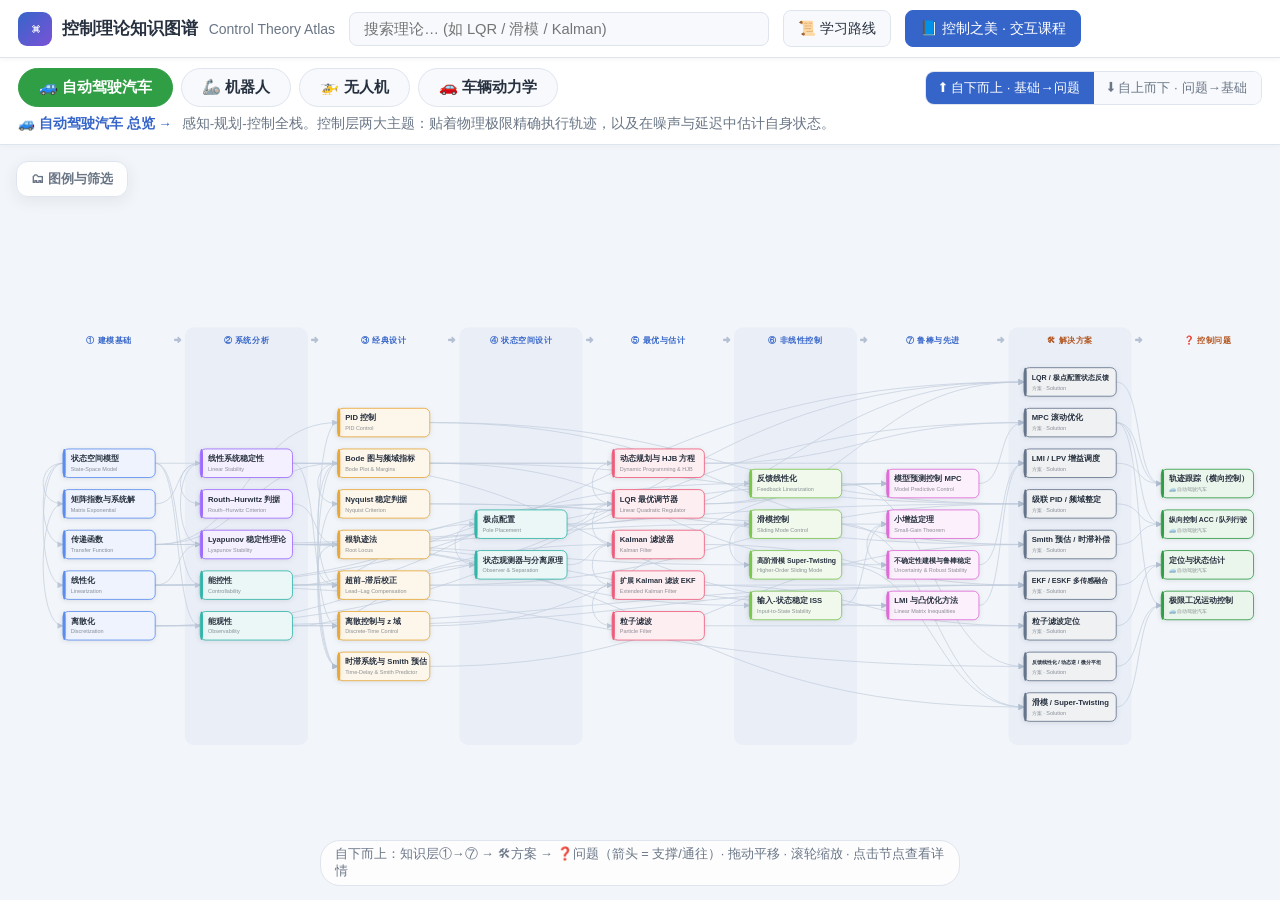
<file: index.html>
<!DOCTYPE html>
<html lang="zh-CN">
<head>
<meta charset="UTF-8">
<meta name="viewport" content="width=device-width, initial-scale=1.0">
<title>控制理论知识图谱 · Control Theory Atlas</title>
<link rel="stylesheet" href="assets/katex/katex.min.css">
<link rel="stylesheet" href="css/style.css">
</head>
<body>
<header id="topbar">
  <div class="brand" id="brand-home" title="回到图谱">
    <span class="brand-mark">⌘</span>
    <span class="brand-text">控制理论知识图谱 <small>Control Theory Atlas</small></span>
  </div>
  <input id="search" type="text" placeholder="搜索理论… (如 LQR / 滑模 / Kalman)" autocomplete="off">
  <div id="search-results"></div>
  <button id="btn-path" title="按推荐顺序学习">📜 学习路线</button>
  <a id="btn-course" href="course.html" title="基于《控制之美》卷1·卷2的交互式课程">📘 控制之美 · 交互课程</a>
</header>

<main id="main">
  <!-- 图谱视图：四个方向页签 + 排序切换 -->
  <section id="graph-view">
    <div id="graph-tabs"></div>
    <div id="graph-stage">
      <svg id="graph-svg"></svg>
      <aside id="legend"></aside>
      <div id="graph-hint"></div>
    </div>
  </section>

  <!-- 详情视图 -->
  <section id="detail-view" hidden>
    <article id="detail-article"></article>
  </section>

  <!-- 学习路线视图 -->
  <section id="path-view" hidden>
    <div id="path-list"></div>
  </section>

</main>

<script src="assets/katex/katex.min.js"></script>
<script src="assets/katex/contrib/auto-render.min.js"></script>
<script src="data/nodes.js"></script>
<script src="data/problems.js"></script>
<script src="data/content/math.js"></script>
<script src="data/content/stability.js"></script>
<script src="data/content/structure.js"></script>
<script src="data/content/classical.js"></script>
<script src="data/content/optimal.js"></script>
<script src="data/content/nonlinear.js"></script>
<script src="data/content/advanced.js"></script>
<script src="data/content/extras.js"></script>
<script src="data/content/extras2.js"></script>
<script src="js/sim-engine.js"></script>
<script src="js/sims.js"></script>
<script src="js/graph.js"></script>
<script src="js/app.js"></script>
</body>
</html>
</file>
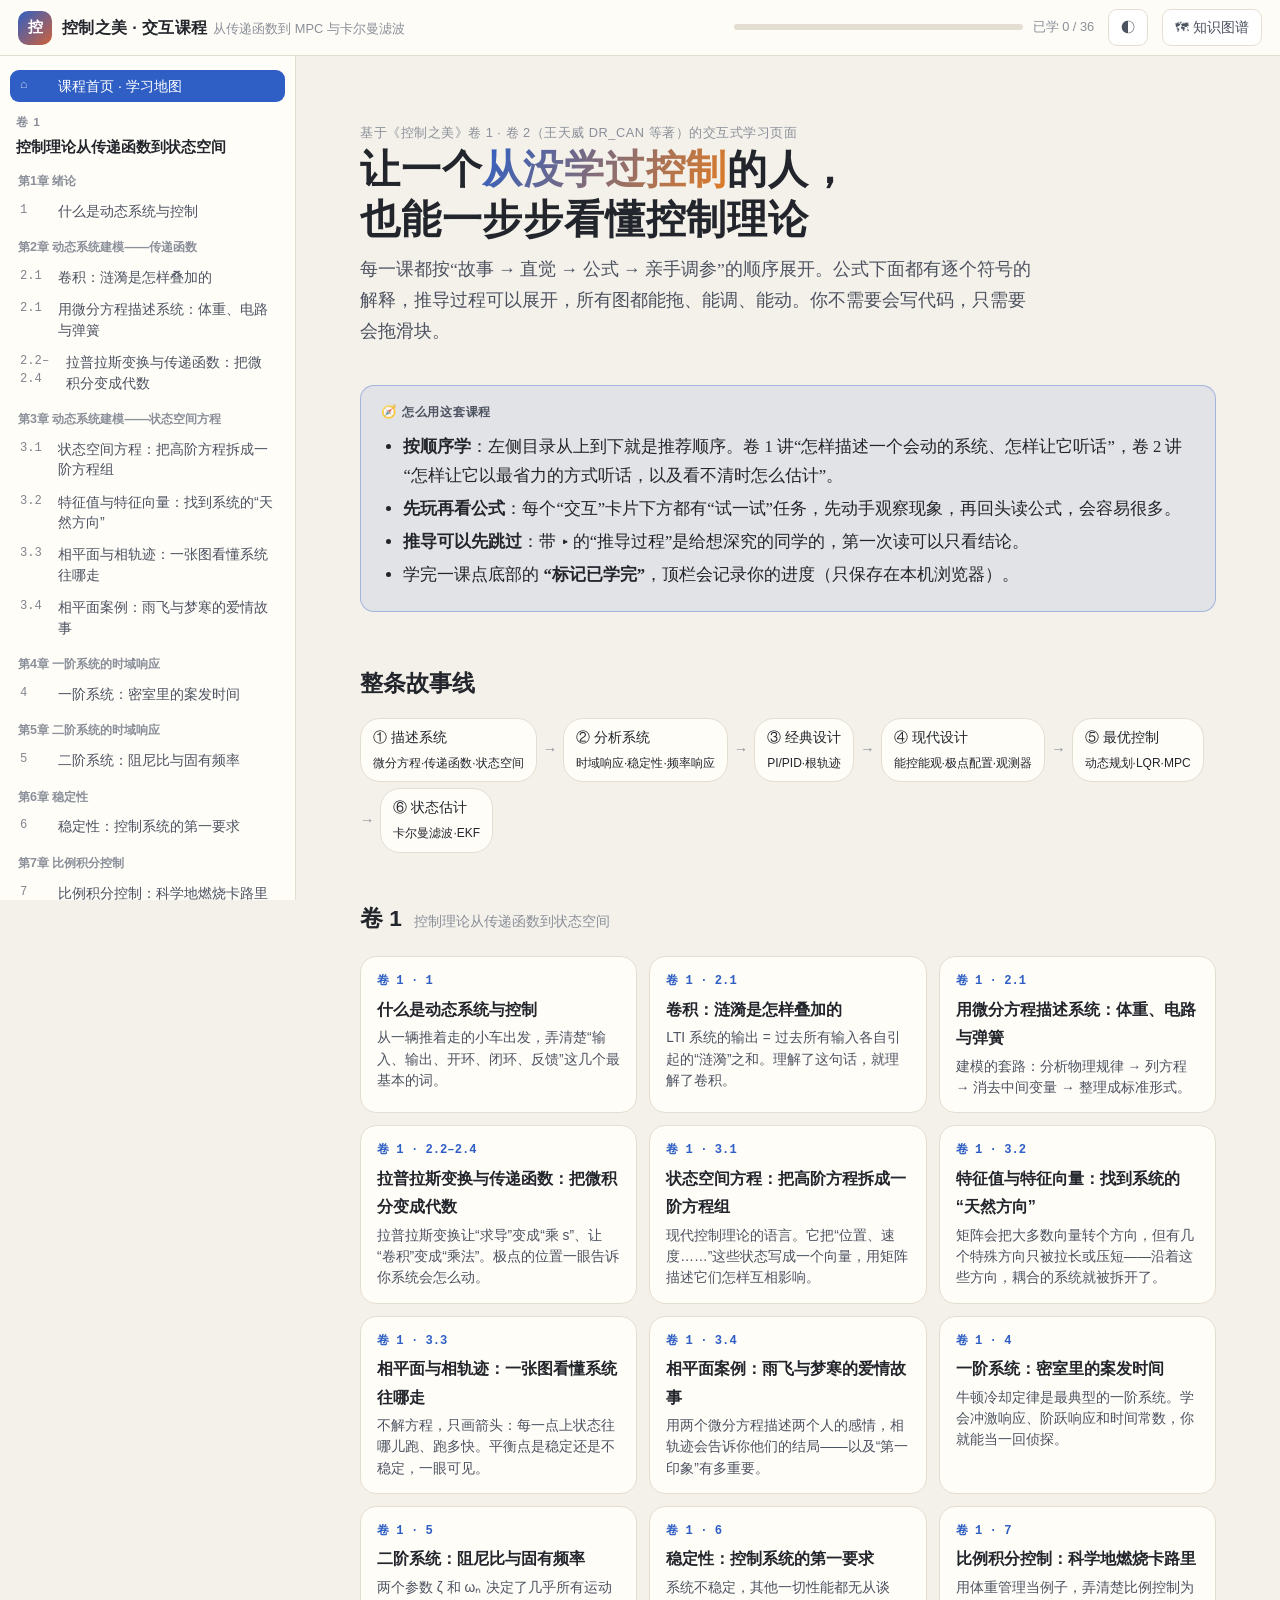
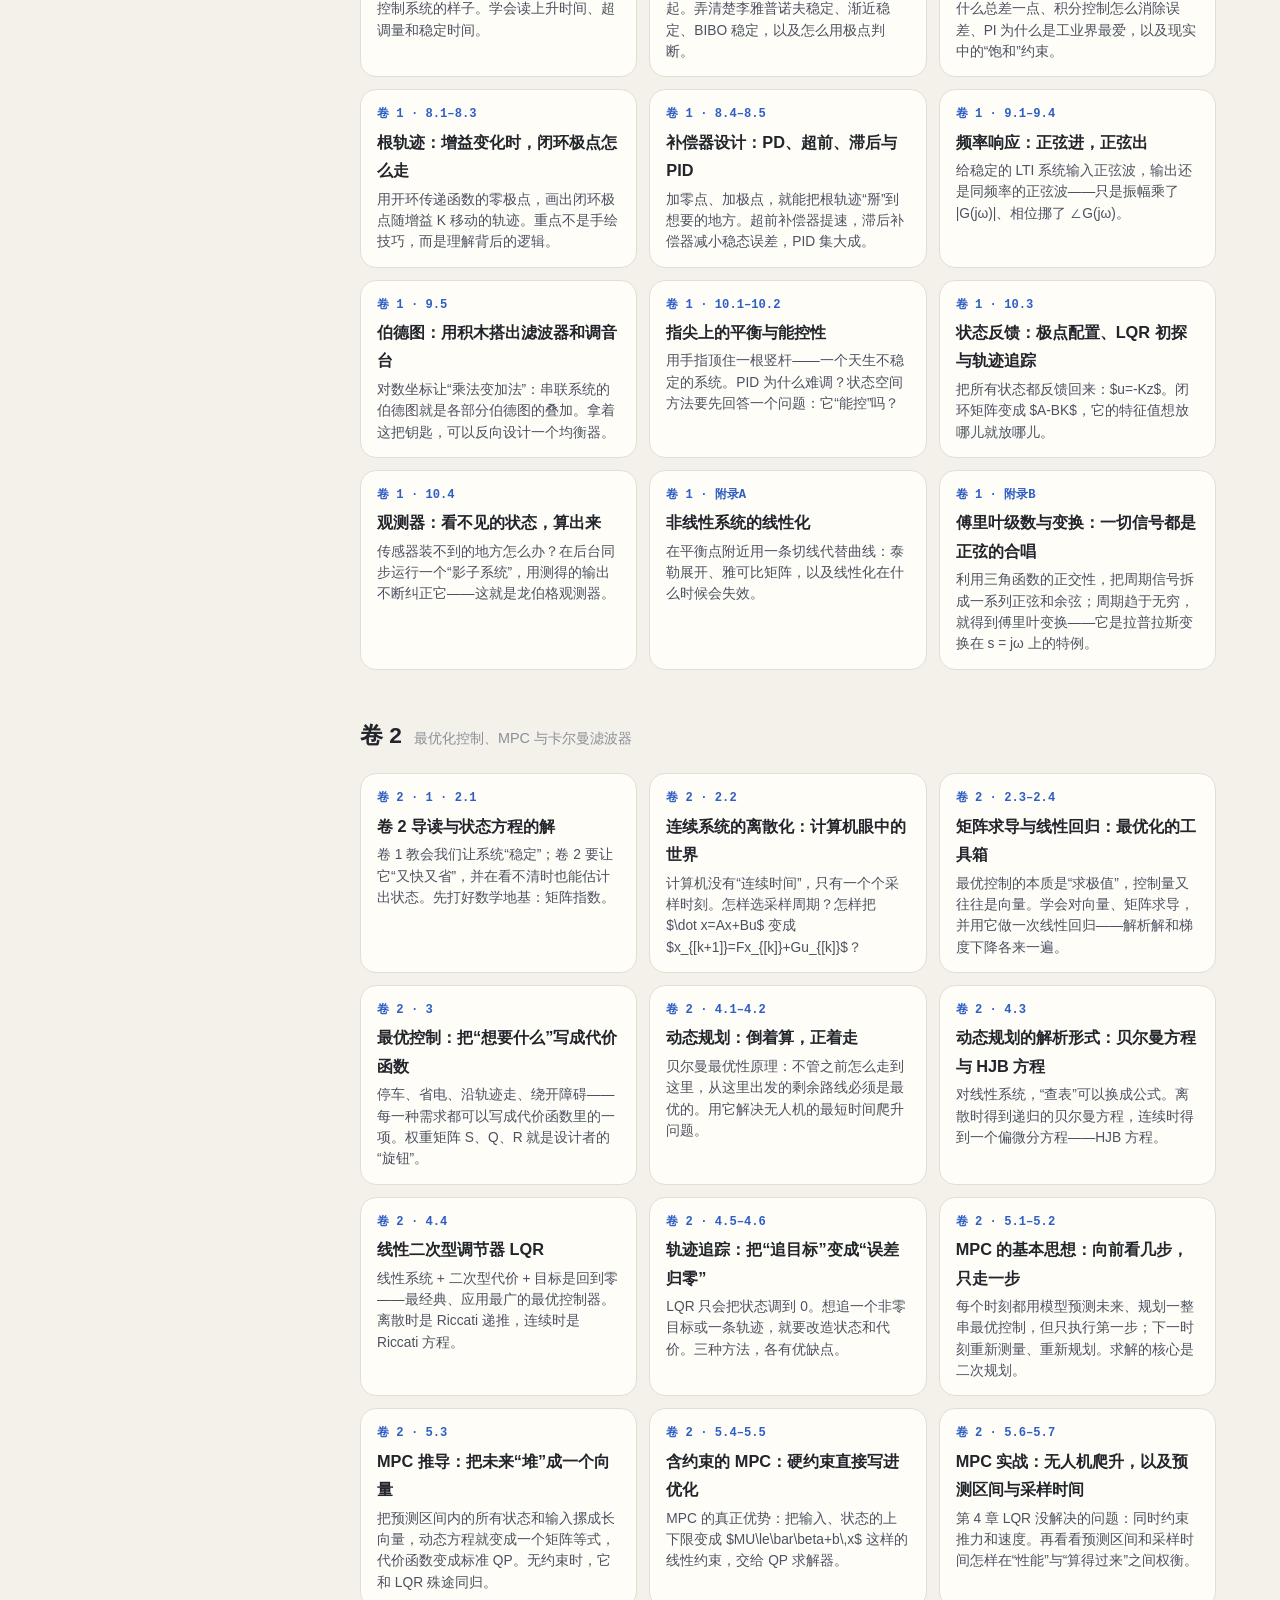
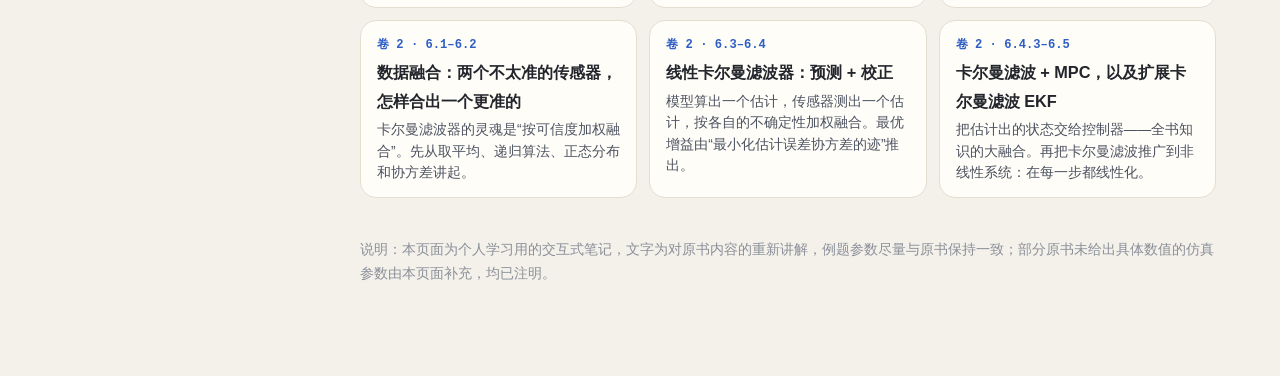
<file: course.html>
<!DOCTYPE html>
<html lang="zh-CN">
<head>
<meta charset="UTF-8">
<meta name="viewport" content="width=device-width, initial-scale=1.0">
<title>控制之美 · 交互课程</title>
<link rel="stylesheet" href="assets/katex/katex.min.css">
<link rel="stylesheet" href="course/course.css">
<script>
  try { const t = localStorage.getItem("cb-theme"); if (t) document.documentElement.dataset.theme = t; } catch (e) {}
</script>
</head>
<body>
<header id="topbar">
  <button id="menu-btn" class="top-btn" aria-label="目录">☰</button>
  <a class="brand" href="#/">
    <span class="brand-mark">控</span>
    <span><b>控制之美 · 交互课程</b><small>从传递函数到 MPC 与卡尔曼滤波</small></span>
  </a>
  <div id="progress-wrap"><div id="progress-bar"><div id="progress-fill"></div></div><span id="progress-text"></span></div>
  <button id="theme-btn" class="top-btn" title="切换深浅色">◐</button>
  <a class="top-btn" href="index.html" title="打开知识图谱">🗺 知识图谱</a>
</header>
<nav id="sidebar"></nav>
<main id="main"><div class="page" id="page"></div></main>

<script src="assets/katex/katex.min.js"></script>
<script src="assets/katex/contrib/auto-render.min.js"></script>
<script src="course/engine.js"></script>
<script src="course/app.js"></script>
<script src="course/figs.js"></script>
<script src="course/lessons/v1-basics.js"></script>
<script src="course/lessons/v1-statespace.js"></script>
<script src="course/lessons/v1-response.js"></script>
<script src="course/lessons/v1-design.js"></script>
<script src="course/lessons/v1-frequency.js"></script>
<script src="course/lessons/v1-modern.js"></script>
<script src="course/lessons/v2-math.js"></script>
<script src="course/lessons/v2-optimal.js"></script>
<script src="course/lessons/v2-mpc.js"></script>
<script src="course/lessons/v2-kalman.js"></script>
<script>Course.start();</script>
</body>
</html>
</file>
<file: css/style.css>
/* ───────── 控制理论知识图谱 · 浅色主题 ───────── */
:root {
  --bg: #f2f5f9;
  --bg2: #ffffff;
  --panel: #ffffff;
  --panel2: #f7f9fc;
  --border: #dfe5ee;
  --text: #26303e;
  --text-dim: #6a7686;
  --accent: #3565c9;
  --code-bg: #f6f8fb;
  --radius: 12px;
  font-size: 16px;
}
* { box-sizing: border-box; margin: 0; padding: 0; }
html, body { height: 100%; }
body {
  background: var(--bg);
  color: var(--text);
  font-family: "Segoe UI", "Microsoft YaHei", -apple-system, sans-serif;
  display: flex; flex-direction: column;
  overflow: hidden;
}

/* ── 顶栏 ── */
#topbar {
  display: flex; align-items: center; gap: 14px;
  padding: 10px 18px;
  background: var(--bg2);
  border-bottom: 1px solid var(--border);
  z-index: 50; position: relative;
  box-shadow: 0 1px 6px rgba(38,48,62,.05);
}
.brand { display: flex; align-items: center; gap: 10px; cursor: pointer; user-select: none; }
.brand-mark {
  width: 34px; height: 34px; border-radius: 9px;
  background: linear-gradient(135deg, #3565c9, #7b52d6);
  display: flex; align-items: center; justify-content: center;
  font-size: 18px; color: #fff;
}
.brand-text { font-weight: 600; font-size: 1.05rem; }
.brand-text small { color: var(--text-dim); font-weight: 400; margin-left: 6px; }
#search {
  flex: 1; max-width: 420px;
  background: var(--panel2); color: var(--text);
  border: 1px solid var(--border); border-radius: 8px;
  padding: 8px 14px; font-size: 0.92rem; outline: none;
}
#search:focus { border-color: var(--accent); background: #fff; }
#search-results {
  position: absolute; top: 54px; left: 0; right: 0; margin: 0 auto;
  width: min(560px, 90vw);
  background: var(--bg2); border: 1px solid var(--border); border-radius: 10px;
  box-shadow: 0 12px 40px rgba(38,48,62,.16);
  display: none; overflow: hidden;
}
#search-results.open { display: block; }
.sr-item { padding: 10px 16px; cursor: pointer; display: flex; gap: 10px; align-items: baseline; }
.sr-item:hover, .sr-item.active { background: rgba(53,101,201,.08); }
.sr-item .sr-cat { font-size: .75rem; color: var(--text-dim); }
#btn-path {
  background: var(--panel2); color: var(--text); border: 1px solid var(--border);
  border-radius: 8px; padding: 8px 14px; cursor: pointer; font-size: .9rem;
  white-space: nowrap;
}
#btn-path:hover { border-color: var(--accent); color: var(--accent); }
#btn-course {
  background: var(--accent); color: #fff; border: 1px solid var(--accent);
  border-radius: 8px; padding: 8px 14px; font-size: .9rem; white-space: nowrap; text-decoration: none;
}
#btn-course:hover { filter: brightness(1.08); }

/* ── 主区域 ── */
#main { flex: 1; position: relative; overflow: hidden; }
#main > section { position: absolute; inset: 0; }

/* ── 图谱 ── */
#graph-view { overflow: hidden; display: flex; flex-direction: column; }
#graph-view[hidden] { display: none; }
#graph-stage { position: relative; flex: 1; overflow: hidden; }
#graph-svg { width: 100%; height: 100%; display: block; cursor: grab; user-select: none; -webkit-user-select: none; }
#graph-svg text { user-select: none; -webkit-user-select: none; }

/* 方向页签栏 */
#graph-tabs {
  background: var(--bg2); border-bottom: 1px solid var(--border);
  padding: 10px 18px; display: flex; flex-direction: column; gap: 7px;
  box-shadow: 0 1px 6px rgba(38,48,62,.04); z-index: 10;
}
.gt-row { display: flex; align-items: center; gap: 10px; flex-wrap: wrap; }
.gt-domains { display: flex; gap: 8px; flex-wrap: wrap; }
.gt-tab {
  padding: 8px 20px; border-radius: 20px; cursor: pointer;
  font-size: .95rem; font-weight: 600; font-family: inherit;
  background: var(--panel2); border: 1px solid var(--border); color: var(--text);
  transition: all .12s;
}
.gt-tab:hover { border-color: var(--c); color: var(--c); }
.gt-tab.active { background: var(--c); border-color: var(--c); color: #fff; }
.gt-order {
  margin-left: auto; display: flex; border: 1px solid var(--border);
  border-radius: 9px; overflow: hidden;
}
.gt-order button {
  padding: 7px 14px; border: none; background: var(--panel2); cursor: pointer;
  font-size: .84rem; font-family: inherit; color: var(--text-dim); white-space: nowrap;
}
.gt-order button:hover { color: var(--text); }
.gt-order button.active { background: var(--accent); color: #fff; }
.gt-desc { color: var(--text-dim); font-size: .85rem; line-height: 1.5; }
.gt-desc-link { color: var(--accent); cursor: pointer; font-weight: 600; margin-right: 6px; white-space: nowrap; }
.gt-desc-link:hover { text-decoration: underline; }
#graph-svg.dragging { cursor: grabbing; }

.g-edge { stroke: #c2cddd; stroke-width: 1.6; fill: none; opacity: .8; }
.g-edge.hl { stroke: var(--accent); opacity: 1; stroke-width: 2.4; }
.g-node { cursor: pointer; }
.g-node rect {
  rx: 10; stroke-width: 1.5;
  filter: drop-shadow(0 2px 5px rgba(38,48,62,.10));
  transition: filter .15s;
}
.g-node:hover rect { filter: drop-shadow(0 3px 10px rgba(53,101,201,.35)); }
.g-node.dimmed { opacity: .18; }
.g-node text { fill: #26303e; font-size: 14px; font-weight: 600; pointer-events: none; }
.g-node .g-en { fill: rgba(38,48,62,.5); font-size: 10px; font-weight: 400; }
.g-tier { fill: #3565c9; font-size: 15px; font-weight: 700; letter-spacing: 1px; }
.g-tier-prob { fill: #b3541e; }
.g-tier-arrow { fill: #b3c0d3; font-size: 14px; }

#legend {
  position: absolute; left: 16px; top: 16px;
  background: rgba(255,255,255,.95); backdrop-filter: blur(6px);
  border: 1px solid var(--border); border-radius: var(--radius);
  padding: 10px 16px 12px; font-size: .85rem; user-select: none;
  box-shadow: 0 4px 16px rgba(38,48,62,.08);
  max-width: 280px;
}
#legend.collapsed { padding: 0; background: rgba(255,255,255,.88); }
.legend-head {
  font-size: .82rem; font-weight: 600; color: var(--text); cursor: pointer;
  display: flex; align-items: center; gap: 8px; white-space: nowrap;
  margin-bottom: 6px;
}
#legend.collapsed .legend-head { margin: 0; padding: 8px 14px; color: var(--text-dim); }
#legend.collapsed .legend-head:hover { color: var(--accent); }
.legend-toggle { margin-left: auto; color: var(--text-dim); font-weight: 400; font-size: .78rem; }
.legend-head:hover .legend-toggle { color: var(--accent); }
#legend h3 { font-size: .8rem; color: var(--text-dim); margin-bottom: 8px; font-weight: 600; }
.legend-item { display: flex; align-items: center; gap: 8px; padding: 3px 0; cursor: pointer; }
.legend-item.off { opacity: .35; }
.legend-dot { width: 11px; height: 11px; border-radius: 3px; }
#graph-hint {
  position: absolute; bottom: 14px; left: 50%; transform: translateX(-50%);
  color: var(--text-dim); font-size: .8rem;
  background: rgba(255,255,255,.85); padding: 5px 14px; border-radius: 20px;
  border: 1px solid var(--border);
}

/* ── 详情页：左侧导航 + 右侧分页签 ── */
#detail-view { display: flex; overflow: hidden; background: var(--bg); }
#detail-view[hidden] { display: none; }

.d-sidebar {
  width: 232px; min-width: 232px;
  background: var(--bg2); border-right: 1px solid var(--border);
  overflow-y: auto; padding: 14px 10px 30px;
}
.d-side-back {
  display: flex; align-items: center; gap: 6px;
  color: var(--text-dim); cursor: pointer; font-size: .88rem;
  padding: 7px 10px; border-radius: 8px; margin-bottom: 10px;
}
.d-side-back:hover { color: var(--accent); background: var(--panel2); }
.d-side-cat {
  font-size: .76rem; color: var(--text-dim); font-weight: 600;
  margin: 12px 6px 4px; display: flex; align-items: center; gap: 6px;
}
.d-side-cat .legend-dot { width: 9px; height: 9px; }
.d-side-item {
  padding: 6px 10px 6px 14px; border-radius: 8px; cursor: pointer;
  font-size: .86rem; color: var(--text); line-height: 1.35;
  border-left: 3px solid transparent;
  display: flex; align-items: center; gap: 7px;
}
.d-side-item .legend-dot { width: 8px; height: 8px; flex: none; }
.d-side-item:hover { background: var(--panel2); }
.d-side-item.active {
  background: rgba(53,101,201,.09); color: var(--accent); font-weight: 600;
  border-left-color: var(--accent);
}

.d-main { flex: 1; overflow-y: auto; }
#detail-article {
  max-width: 880px; margin: 0 auto; padding: 28px 32px 110px;
  line-height: 1.75;
}

.d-cat-badge {
  display: inline-block; font-size: .78rem; padding: 3px 12px; border-radius: 14px;
  color: #fff; margin-bottom: 10px; letter-spacing: .5px;
}
#detail-article h1 { font-size: 1.8rem; margin-bottom: 2px; }
.d-en { color: var(--text-dim); font-size: .98rem; margin-bottom: 4px; }
.d-tagline { color: var(--accent); font-size: 1rem; margin-bottom: 14px; font-style: italic; }
.d-links { display: flex; flex-wrap: wrap; gap: 8px; margin: 8px 0 6px; align-items: center; }
.d-links .lk-label { color: var(--text-dim); font-size: .85rem; }
.d-chip {
  font-size: .82rem; padding: 4px 12px; border-radius: 14px; cursor: pointer;
  background: var(--panel); border: 1px solid var(--border); color: var(--text);
}
.d-chip:hover { border-color: var(--accent); color: var(--accent); }

/* 分页签 */
.d-tabs {
  display: flex; gap: 4px; margin: 18px 0 0;
  border-bottom: 2px solid var(--border);
  position: sticky; top: 0; background: var(--bg); z-index: 5;
  padding-top: 6px;
}
.d-tab {
  padding: 9px 20px; cursor: pointer; font-size: .95rem;
  color: var(--text-dim); border: none; background: none;
  border-bottom: 2.5px solid transparent; margin-bottom: -2px;
  font-family: inherit; white-space: nowrap;
}
.d-tab:hover { color: var(--text); }
.d-tab.active { color: var(--accent); font-weight: 600; border-bottom-color: var(--accent); }
.d-panel { display: none; padding-top: 18px; }
.d-panel.active { display: block; }

#detail-article h2 {
  font-size: 1.22rem; margin: 26px 0 12px; padding-bottom: 8px;
  border-bottom: 1px solid var(--border);
  display: flex; align-items: center; gap: 10px;
}
.d-panel > h2:first-child { margin-top: 4px; }
#detail-article h2 .h-icon { font-size: 1.05rem; }
#detail-article h3 { font-size: 1.06rem; margin: 22px 0 10px; color: #44506a; }
#detail-article p { margin: 10px 0; }
#detail-article ul, #detail-article ol { margin: 10px 0 10px 26px; }
#detail-article li { margin: 5px 0; }
#detail-article strong { color: #101722; }
#detail-article .katex-display { overflow-x: auto; overflow-y: hidden; padding: 6px 0; }
#detail-article .katex { font-size: 1.06em; }

.box {
  border: 1px solid var(--border); border-radius: var(--radius);
  padding: 16px 20px; margin: 16px 0; background: var(--panel);
  box-shadow: 0 1px 4px rgba(38,48,62,.04);
}
.box-title { font-weight: 700; margin-bottom: 8px; display: block; }
.box.def   { border-left: 4px solid #3565c9; background: #f5f8fe; }
.box.thm   { border-left: 4px solid #d94f6e; background: #fdf6f8; }
.box.proof { border-left: 4px solid #7b52d6; background: #faf8fe; }
.box.note  { border-left: 4px solid #d98e1f; background: #fdfaf3; }
.box.eg    { border-left: 4px solid #199a8c; background: #f3fbf9; }
.qed { float: right; color: var(--text-dim); }

pre.code {
  background: var(--code-bg); border: 1px solid var(--border);
  border-radius: var(--radius); padding: 16px 18px; overflow-x: auto;
  font-family: "Cascadia Code", Consolas, monospace; font-size: .84rem;
  line-height: 1.55; margin: 14px 0; color: #33405a; tab-size: 4;
}
pre.code .k { color: #c22f6b; }      /* keyword */
pre.code .s { color: #2e7d32; }      /* string */
pre.code .c { color: #8a94a6; font-style: italic; } /* comment */
pre.code .n { color: #1565c0; }      /* number */
pre.code .f { color: #a05e00; }      /* function */

/* ── 仿真面板 ── */
.sim-panel {
  border: 1px solid var(--border); border-radius: var(--radius);
  background: var(--bg2); padding: 18px; margin: 8px 0 16px;
  box-shadow: 0 1px 4px rgba(38,48,62,.04);
}
.sim-title { font-weight: 700; margin-bottom: 4px; }
.sim-desc { color: var(--text-dim); font-size: .88rem; margin-bottom: 12px; }
.sim-canvas-wrap { display: flex; flex-wrap: wrap; gap: 14px; }
.sim-canvas-wrap canvas {
  background: #fcfdfe; border: 1px solid var(--border); border-radius: 8px;
  max-width: 100%;
}
.sim-controls {
  display: flex; flex-wrap: wrap; gap: 6px 22px; margin-top: 14px; align-items: center;
}
.sim-ctl { display: flex; align-items: center; gap: 8px; font-size: .85rem; min-width: 230px; }
.sim-ctl label { color: var(--text-dim); white-space: nowrap; min-width: 72px; }
.sim-ctl input[type=range] { flex: 1; accent-color: var(--accent); }
.sim-ctl .val { min-width: 52px; text-align: right; font-family: Consolas, monospace; color: #1565c0; }
.sim-btn {
  background: var(--accent); color: #fff; border: none; border-radius: 7px;
  padding: 6px 16px; cursor: pointer; font-size: .85rem;
}
.sim-btn.secondary { background: var(--panel2); border: 1px solid var(--border); color: var(--text); }
.sim-btn:hover { filter: brightness(1.08); }
.sim-readout {
  font-family: Consolas, monospace; font-size: .82rem; color: #1d6f4c;
  margin-top: 10px; white-space: pre-wrap;
  background: #f2faf6; border: 1px solid #d7ecdf; border-radius: 8px; padding: 8px 12px;
}
.sim-readout:empty { display: none; }

/* ── 学习路线 ── */
#path-view { overflow-y: auto; }
#path-list { max-width: 860px; margin: 0 auto; padding: 34px 24px 100px; }
#path-list h1 { margin-bottom: 6px; }
#path-list .path-sub { color: var(--text-dim); margin-bottom: 26px; }
.path-tier {
  font-size: 1.05rem; color: var(--accent); margin: 26px 0 8px;
  padding-bottom: 6px; border-bottom: 2px solid var(--border);
}
.path-item {
  display: flex; gap: 16px; padding: 13px 18px; margin: 8px 0;
  background: var(--panel); border: 1px solid var(--border); border-radius: var(--radius);
  cursor: pointer; align-items: center;
  box-shadow: 0 1px 4px rgba(38,48,62,.04);
}
.path-item:hover { border-color: var(--accent); }
.path-num {
  min-width: 34px; height: 34px; border-radius: 50%;
  display: flex; align-items: center; justify-content: center;
  font-weight: 700; color: #fff; font-size: .88rem;
}
.path-item .pi-title { font-weight: 600; }
.path-item .pi-tag { color: var(--text-dim); font-size: .84rem; }

/* ── 问题导向视图 ── */
#problem-view { overflow-y: auto; }
#problem-list { max-width: 940px; margin: 0 auto; padding: 34px 24px 100px; }
#problem-list h1 { margin-bottom: 6px; }
.prob-tabs { display: flex; flex-wrap: wrap; gap: 8px; margin: 18px 0; }
.prob-tab {
  padding: 9px 20px; border-radius: 22px; cursor: pointer; font-size: .95rem;
  background: var(--panel); border: 1px solid var(--border); color: var(--text);
  font-family: inherit;
}
.prob-tab:hover { border-color: var(--accent); }
.prob-tab.active { background: var(--accent); color: #fff; border-color: var(--accent); font-weight: 600; }
.prob-domain-desc { color: var(--text-dim); margin-bottom: 20px; line-height: 1.7; }
.prob-card {
  background: var(--panel); border: 1px solid var(--border); border-radius: var(--radius);
  padding: 18px 22px; margin: 14px 0;
  box-shadow: 0 1px 4px rgba(38,48,62,.04);
}
.prob-title { font-weight: 700; font-size: 1.08rem; margin-bottom: 6px; }
.prob-desc { color: var(--text-dim); font-size: .92rem; line-height: 1.65; margin-bottom: 12px; }
.prob-sol {
  border-left: 3px solid #199a8c; background: var(--panel2);
  border-radius: 0 10px 10px 0; padding: 10px 16px; margin: 10px 0;
}
.prob-sol-name { font-weight: 600; font-size: .95rem; }
.prob-sol-note { color: var(--text-dim); font-size: .86rem; margin: 3px 0 8px; }
.prob-sol-uses { display: flex; flex-wrap: wrap; gap: 6px; align-items: center; font-size: .84rem; color: var(--text-dim); }
.prob-expand { margin-top: 12px; }
.prob-expand summary {
  cursor: pointer; color: var(--accent); font-size: .9rem; font-weight: 600;
  padding: 8px 12px; background: rgba(53,101,201,.06); border-radius: 8px;
  list-style-position: inside;
}
.prob-expand summary:hover { background: rgba(53,101,201,.12); }
.prob-tiers { padding: 12px 6px 4px; }
.prob-tier-row { display: flex; gap: 12px; margin: 8px 0; align-items: baseline; }
.prob-tier-label {
  min-width: 108px; color: var(--accent); font-weight: 600; font-size: .84rem;
  white-space: nowrap;
}
.prob-tier-row > span:last-child { display: flex; flex-wrap: wrap; gap: 6px; }

/* 详情底部导航 */
.d-nav { display: flex; justify-content: space-between; margin-top: 34px; gap: 14px; }
.d-nav .d-chip { padding: 10px 18px; font-size: .9rem; }

@media (max-width: 900px) {
  .d-sidebar { display: none; }
}

::-webkit-scrollbar { width: 10px; height: 10px; }
::-webkit-scrollbar-thumb { background: #c9d3e0; border-radius: 5px; }
::-webkit-scrollbar-track { background: transparent; }
</file>
<file: course/course.css>
/* ───────── 控制之美 · 交互课程 ───────── */
:root {
  --bg: #f4f1ea;
  --paper: #fffdf8;
  --panel: #ffffff;
  --panel2: #f8f6f1;
  --line: #e4ded2;
  --ink: #22252b;
  --ink2: #4c5260;
  --muted: #8a8f99;
  --accent: #2f5fc4;
  --accent-soft: rgba(47, 95, 196, .09);
  --story: #fbf3e2;
  --story-line: #e7c98a;
  --idea: #eaf3ee;
  --idea-line: #8cc3a1;
  --warn: #fdeeee;
  --warn-line: #e5a3a3;
  /* 绘图色 */
  --c1: #2f6fd6;   /* 蓝：主曲线 / 输出 */
  --c2: #e07b25;   /* 橙：参考 / 输入 */
  --c3: #2e9d62;   /* 绿：估计 / 次曲线 */
  --c4: #d23c4a;   /* 红：极点 / 误差 */
  --c5: #7a52c7;   /* 紫：零点 / 第三曲线 */
  --c6: #11939a;   /* 青 */
  --grid: #eeebe4;
  --axis: #b9b3a7;
  --plotbg: #fffefb;
  --radius: 14px;
  --font-ui: "Segoe UI", "PingFang SC", "Microsoft YaHei", -apple-system, sans-serif;
  --font-read: "Noto Serif SC", "Source Han Serif SC", "Songti SC", "SimSun", serif;
  --sidebar: 296px;
}
:root[data-theme="dark"] {
  --bg: #16181d; --paper: #1d2027; --panel: #22262e; --panel2: #1a1d23; --line: #343a45;
  --ink: #e8e6e1; --ink2: #b9bcc4; --muted: #7f8592; --accent: #7aa2f7; --accent-soft: rgba(122, 162, 247, .12);
  --story: #2a2519; --story-line: #7a6534; --idea: #1b2a22; --idea-line: #3f7a58; --warn: #2e1d1f; --warn-line: #8a4a50;
  --c1: #6ea0ff; --c2: #f0a050; --c3: #4fcf8a; --c4: #ff6b78; --c5: #b48cff; --c6: #3fd0d6;
  --grid: #2a2f38; --axis: #4a515e; --plotbg: #1b1e24;
}
* { box-sizing: border-box; margin: 0; padding: 0; }
html, body { height: 100%; }
body { background: var(--bg); color: var(--ink); font-family: var(--font-ui); line-height: 1.75; -webkit-font-smoothing: antialiased; }
a { color: var(--accent); text-decoration: none; }
a:hover { text-decoration: underline; }

/* ── 顶栏 ── */
#topbar {
  position: fixed; top: 0; left: 0; right: 0; height: 56px; z-index: 40;
  display: flex; align-items: center; gap: 14px; padding: 0 18px;
  background: color-mix(in srgb, var(--paper) 88%, transparent); backdrop-filter: blur(10px);
  border-bottom: 1px solid var(--line);
}
#menu-btn { display: none; }
.brand { display: flex; align-items: center; gap: 10px; cursor: pointer; user-select: none; color: var(--ink); }
.brand:hover { text-decoration: none; }
.brand-mark {
  width: 34px; height: 34px; border-radius: 10px; display: grid; place-items: center;
  background: linear-gradient(135deg, #2f5fc4, #d0613a); color: #fff; font-weight: 700; font-size: 15px;
}
.brand b { font-size: 1.02rem; letter-spacing: .02em; }
.brand small { color: var(--muted); margin-left: 6px; font-size: .8rem; }
#progress-wrap { flex: 1; display: flex; align-items: center; gap: 10px; max-width: 360px; margin-left: auto; }
#progress-bar { flex: 1; height: 6px; background: var(--line); border-radius: 3px; overflow: hidden; }
#progress-fill { height: 100%; width: 0; background: linear-gradient(90deg, var(--c3), var(--accent)); transition: width .4s; }
#progress-text { font-size: .8rem; color: var(--muted); white-space: nowrap; }
.top-btn {
  border: 1px solid var(--line); background: var(--panel); color: var(--ink2); border-radius: 9px;
  padding: 6px 12px; font: inherit; font-size: .85rem; cursor: pointer; white-space: nowrap;
}
.top-btn:hover { border-color: var(--accent); color: var(--accent); text-decoration: none; }

/* ── 侧栏 ── */
#sidebar {
  position: fixed; top: 56px; bottom: 0; left: 0; width: var(--sidebar); overflow-y: auto;
  background: var(--paper); border-right: 1px solid var(--line); padding: 14px 10px 40px; z-index: 30;
}
.sb-vol { margin: 10px 6px 4px; font-size: .74rem; font-weight: 700; color: var(--muted); letter-spacing: .08em; text-transform: uppercase; }
.sb-vol span { display: block; font-size: .92rem; color: var(--ink); letter-spacing: 0; text-transform: none; margin-top: 2px; }
.sb-ch { margin: 10px 8px 2px; font-size: .78rem; color: var(--muted); font-weight: 600; }
.sb-item {
  display: flex; align-items: flex-start; gap: 8px; padding: 6px 10px; border-radius: 9px; cursor: pointer;
  font-size: .88rem; color: var(--ink2); line-height: 1.45;
}
.sb-item:hover { background: var(--accent-soft); color: var(--ink); }
.sb-item.active { background: var(--accent); color: #fff; }
.sb-item .no { font-family: Consolas, monospace; font-size: .76rem; opacity: .7; min-width: 30px; padding-top: 1px; }
.sb-item .ok { margin-left: auto; color: var(--c3); font-size: .8rem; }
.sb-item.active .ok { color: #fff; }

/* ── 主体 ── */
#main { margin-left: var(--sidebar); padding-top: 56px; min-height: 100%; }
.page { max-width: 920px; margin: 0 auto; padding: 36px 32px 80px; }
.lesson-head { margin-bottom: 26px; }
.crumb { font-size: .8rem; color: var(--muted); letter-spacing: .04em; }
.lesson-head h1 { font-size: 2.05rem; line-height: 1.3; margin: 6px 0 8px; letter-spacing: .01em; }
.lesson-head .sub { color: var(--ink2); font-size: 1.04rem; }
.goals {
  margin-top: 18px; padding: 14px 18px; border: 1px solid var(--line); border-radius: var(--radius); background: var(--paper);
  display: grid; grid-template-columns: auto 1fr; gap: 6px 14px; font-size: .92rem;
}
.goals b { color: var(--muted); font-weight: 600; font-size: .8rem; padding-top: 2px; }
.goals ul { padding-left: 1.1em; }

.page h2 { font-size: 1.42rem; margin: 46px 0 14px; padding-top: 6px; display: flex; align-items: baseline; gap: 10px; }
.page h2 .sec { font-family: Consolas, monospace; font-size: .9rem; color: var(--accent); font-weight: 600; }
.page h3 { font-size: 1.1rem; margin: 28px 0 10px; }
.page p, .page li { font-family: var(--font-read); font-size: 1.04rem; }
.page p { margin: 10px 0; }
.page ul, .page ol { padding-left: 1.4em; margin: 8px 0; }
.page li { margin: 4px 0; }
.page strong { color: var(--ink); }
.kw { color: var(--accent); font-weight: 600; font-family: var(--font-ui); }
.page hr { border: none; border-top: 1px dashed var(--line); margin: 30px 0; }

/* 故事 / 直觉 / 提醒 */
.story, .idea, .warn, .tip {
  border-radius: var(--radius); padding: 16px 20px 14px; margin: 18px 0; position: relative; border: 1px solid;
}
.story { background: var(--story); border-color: var(--story-line); }
.idea { background: var(--idea); border-color: var(--idea-line); }
.warn { background: var(--warn); border-color: var(--warn-line); }
.tip { background: var(--accent-soft); border-color: color-mix(in srgb, var(--accent) 35%, transparent); }
.story::before, .idea::before, .warn::before, .tip::before {
  display: block; font-family: var(--font-ui); font-size: .78rem; font-weight: 700; letter-spacing: .06em; margin-bottom: 4px; color: var(--ink2);
}
.story::before { content: "📖  故事引子"; }
.idea::before { content: "💡  核心直觉"; }
.warn::before { content: "⚠️  易错点"; }
.tip::before { content: "🧭  小贴士"; }
.story[data-t]::before { content: "📖  " attr(data-t); }
.idea[data-t]::before { content: "💡  " attr(data-t); }
.tip[data-t]::before { content: "🧭  " attr(data-t); }

/* 公式块 */
.eq {
  margin: 18px 0; border: 1px solid var(--line); border-radius: var(--radius); background: var(--paper); overflow: hidden;
}
.eq .eq-main { padding: 14px 16px 8px; display: flex; align-items: center; gap: 12px; overflow-x: auto; }
.eq .eq-main .katex-display { flex: 1; margin: 4px 0; }
.eq .eq-no { font-family: Consolas, monospace; font-size: .8rem; color: var(--muted); white-space: nowrap; }
.eq .eq-title { font-size: .8rem; font-weight: 700; color: var(--accent); padding: 10px 16px 0; letter-spacing: .03em; }
.eq .legend {
  border-top: 1px dashed var(--line); padding: 10px 16px 12px; background: var(--panel2);
  display: grid; grid-template-columns: max-content 1fr; gap: 4px 14px; font-size: .9rem; align-items: baseline;
}
.eq .legend dt { text-align: right; }
.eq .legend dd { color: var(--ink2); }
.eq .say { padding: 0 16px 12px; color: var(--ink2); font-size: .93rem; }
.eq .say::before { content: "读作："; font-weight: 700; color: var(--muted); font-size: .8rem; }

/* 推导折叠 */
details.derive { margin: 14px 0; border: 1px solid var(--line); border-radius: var(--radius); background: var(--panel); }
details.derive > summary {
  cursor: pointer; padding: 10px 16px; font-weight: 600; font-size: .92rem; color: var(--ink2); list-style: none; display: flex; gap: 8px; align-items: center;
}
details.derive > summary::before { content: "▸"; transition: transform .15s; color: var(--accent); }
details.derive[open] > summary::before { transform: rotate(90deg); }
details.derive > summary::after { content: "推导过程（可选）"; margin-left: auto; font-size: .75rem; color: var(--muted); font-weight: 400; }
details.derive > .body { padding: 2px 18px 14px; border-top: 1px dashed var(--line); }
details.derive .step { display: grid; grid-template-columns: 26px 1fr; gap: 8px; margin: 10px 0; }
details.derive .step > i { font-style: normal; width: 22px; height: 22px; border-radius: 50%; background: var(--accent-soft); color: var(--accent); display: grid; place-items: center; font-size: .75rem; font-weight: 700; margin-top: 4px; }

/* 仿真卡片 */
.sim-card {
  margin: 22px -40px; border: 1px solid var(--line); border-radius: 18px; background: var(--panel);
  box-shadow: 0 6px 24px rgba(40, 32, 20, .06); overflow: hidden;
}
.sim-head { display: flex; align-items: center; gap: 10px; padding: 12px 18px 0; }
.sim-badge { font-size: .7rem; font-weight: 700; background: var(--accent); color: #fff; padding: 2px 8px; border-radius: 6px; letter-spacing: .08em; }
.sim-title { font-weight: 700; font-size: 1.02rem; }
.sim-hint { padding: 4px 18px 0; color: var(--ink2); font-size: .9rem; }
.sim-body { display: grid; grid-template-columns: 1fr 268px; gap: 0; }
.sim-card.stack .sim-body { grid-template-columns: 1fr; }
.sim-stage { padding: 12px 14px 14px 18px; min-width: 0; display: flex; flex-direction: column; gap: 10px; }
.sim-side { padding: 12px 18px 14px 6px; display: flex; flex-direction: column; gap: 10px; min-width: 0; }
.sim-card.stack .sim-side { padding: 0 18px 16px; display: grid; grid-template-columns: 1fr 1fr; gap: 14px; }
.plot-host { width: 100%; min-width: 0; }
.plot-row { display: grid; grid-template-columns: 1fr 1fr; gap: 10px; }
.plot-row.r3 { grid-template-columns: 1fr 1fr 1fr; }
canvas.plot { display: block; border-radius: 10px; border: 1px solid var(--line); }
.sim-controls { display: flex; flex-direction: column; gap: 9px; }
.ctl { display: flex; flex-direction: column; gap: 2px; }
.ctl-top { display: flex; justify-content: space-between; align-items: baseline; gap: 8px; font-size: .86rem; color: var(--ink2); }
.ctl-top label { font-weight: 600; }
.ctl .val { font-family: Consolas, monospace; color: var(--accent); font-size: .84rem; }
.ctl input[type=range] { width: 100%; accent-color: var(--sc, var(--accent)); height: 20px; cursor: pointer; }
.ctl.chk { flex-direction: row; gap: 8px; align-items: center; font-size: .86rem; color: var(--ink2); cursor: pointer; }
.ctl.chk input { accent-color: var(--accent); width: 16px; height: 16px; }
.seg { display: flex; flex-wrap: wrap; gap: 4px; }
.seg button {
  flex: 1 1 auto; border: 1px solid var(--line); background: var(--panel2); color: var(--ink2); border-radius: 8px;
  padding: 4px 8px; font: inherit; font-size: .8rem; cursor: pointer; white-space: nowrap;
}
.seg button:hover { border-color: var(--accent); }
.seg button.on { background: var(--accent); color: #fff; border-color: var(--accent); }
.btn-row { display: flex; gap: 6px; flex-wrap: wrap; }
.btn {
  border: 1px solid var(--accent); background: var(--accent); color: #fff; border-radius: 9px; padding: 6px 12px;
  font: inherit; font-size: .84rem; cursor: pointer; font-weight: 600;
}
.btn.ghost { background: transparent; color: var(--accent); }
.btn:hover { filter: brightness(1.08); }
.sim-readout { font-size: .86rem; color: var(--ink2); background: var(--panel2); border-radius: 10px; padding: 10px 12px; border: 1px solid var(--line); line-height: 1.6; }
.sim-readout:empty { display: none; }
.sim-readout b { color: var(--ink); }
.sim-readout .big { font-size: 1.15rem; font-weight: 700; font-family: Consolas, monospace; }
.sim-readout .good { color: var(--c3); font-weight: 700; }
.sim-readout .bad { color: var(--c4); font-weight: 700; }
.sim-note { font-size: .82rem; color: var(--muted); line-height: 1.5; }
.tasks { margin: 0 18px 16px; padding: 10px 14px; border-radius: 10px; background: var(--accent-soft); font-size: .88rem; }
.tasks b { color: var(--accent); }
.tasks ol { padding-left: 1.3em; margin-top: 4px; }
.tasks li { font-family: var(--font-ui); font-size: .88rem; margin: 2px 0; }

/* 小测验 */
.quiz { margin: 22px 0; border: 1px solid var(--line); border-radius: var(--radius); background: var(--paper); padding: 16px 18px; }
.quiz .q { font-weight: 600; margin-bottom: 10px; }
.quiz .q::before { content: "✍️ 想一想："; color: var(--accent); }
.quiz .opts { display: flex; flex-direction: column; gap: 6px; }
.quiz .opt {
  text-align: left; border: 1px solid var(--line); border-radius: 10px; background: var(--panel); padding: 8px 12px;
  font: inherit; font-size: .95rem; cursor: pointer; color: var(--ink);
}
.quiz .opt:hover { border-color: var(--accent); }
.quiz .opt.right { border-color: var(--c3); background: color-mix(in srgb, var(--c3) 12%, var(--panel)); }
.quiz .opt.wrong { border-color: var(--c4); background: color-mix(in srgb, var(--c4) 10%, var(--panel)); }
.quiz .why { display: none; margin-top: 10px; font-size: .93rem; color: var(--ink2); border-left: 3px solid var(--c3); padding-left: 12px; }
.quiz.done .why { display: block; }

/* 要点总结 */
.summary { margin: 40px 0 10px; border-radius: 18px; padding: 20px 24px; background: linear-gradient(135deg, var(--accent-soft), transparent 70%), var(--paper); border: 1px solid var(--line); }
.summary h3 { margin: 0 0 8px; }
.summary h3::before { content: "📌 "; }
.summary ol { padding-left: 1.3em; }

/* 公式 cheat 表 */
table.tbl { border-collapse: collapse; width: 100%; margin: 14px 0; font-size: .93rem; background: var(--paper); border-radius: 12px; overflow: hidden; }
table.tbl th, table.tbl td { border: 1px solid var(--line); padding: 7px 10px; text-align: left; vertical-align: middle; }
table.tbl th { background: var(--panel2); font-weight: 600; color: var(--ink2); }

/* 方块图 SVG */
.diagram { margin: 18px 0; display: flex; justify-content: center; }
.diagram svg { max-width: 100%; height: auto; }
.diagram text { font-family: var(--font-ui); fill: var(--ink); }
.dg-box { fill: var(--panel); stroke: var(--ink2); stroke-width: 1.5; }
.dg-sum { fill: var(--panel); stroke: var(--ink2); stroke-width: 1.5; }
.dg-line { stroke: var(--ink2); stroke-width: 1.5; fill: none; }
.dg-arrow { fill: var(--ink2); }
.dg-hl { stroke: var(--c2); }
.dg-lbl { font-size: 13px; fill: var(--ink2); }
.figcap { text-align: center; font-size: .84rem; color: var(--muted); margin-top: -8px; margin-bottom: 14px; }

/* 页脚导航 */
.lesson-foot { display: flex; gap: 12px; margin-top: 46px; align-items: stretch; }
.lesson-foot .nav { flex: 1; border: 1px solid var(--line); border-radius: 14px; padding: 12px 16px; background: var(--paper); cursor: pointer; color: var(--ink); }
.lesson-foot .nav:hover { border-color: var(--accent); text-decoration: none; }
.lesson-foot .nav small { display: block; color: var(--muted); font-size: .76rem; }
.lesson-foot .nav.next { text-align: right; }
.lesson-foot .done-btn { border: 1px solid var(--c3); background: var(--c3); color: #fff; border-radius: 14px; padding: 0 18px; font: inherit; font-weight: 600; cursor: pointer; }
.lesson-foot .done-btn.is-done { background: transparent; color: var(--c3); }

/* 首页 */
.hero { padding: 30px 0 10px; }
.hero h1 { font-size: 2.5rem; line-height: 1.25; letter-spacing: .02em; }
.hero h1 em { font-style: normal; background: linear-gradient(120deg, var(--accent), var(--c2)); -webkit-background-clip: text; background-clip: text; color: transparent; }
.hero p { font-size: 1.1rem; color: var(--ink2); max-width: 680px; }
.road { display: grid; grid-template-columns: repeat(auto-fill, minmax(260px, 1fr)); gap: 12px; margin: 18px 0; }
.road-card {
  border: 1px solid var(--line); border-radius: 16px; padding: 14px 16px; background: var(--paper); cursor: pointer; position: relative;
  transition: transform .12s, box-shadow .12s;
}
.road-card:hover { transform: translateY(-2px); box-shadow: 0 8px 22px rgba(40, 32, 20, .08); border-color: var(--accent); }
.road-card .no { font-family: Consolas, monospace; font-size: .76rem; color: var(--accent); font-weight: 700; }
.road-card h4 { font-size: 1.02rem; margin: 2px 0 4px; }
.road-card p { font-size: .86rem; color: var(--ink2); font-family: var(--font-ui); margin: 0; line-height: 1.55; }
.road-card .ok { position: absolute; top: 12px; right: 14px; color: var(--c3); }
.vol-title { display: flex; align-items: baseline; gap: 12px; margin-top: 40px; }
.vol-title h2 { margin: 0 !important; }
.vol-title span { color: var(--muted); font-size: .9rem; }
.flow { display: flex; flex-wrap: wrap; align-items: center; gap: 6px; margin: 14px 0 6px; font-size: .9rem; }
.flow .fstep { padding: 6px 12px; border-radius: 20px; background: var(--paper); border: 1px solid var(--line); }
.flow .farr { color: var(--muted); }

/* 移动端 */
@media (max-width: 1180px) {
  .sim-card { margin-left: -12px; margin-right: -12px; }
}
@media (max-width: 980px) {
  #sidebar { transform: translateX(-100%); transition: transform .2s; box-shadow: 8px 0 30px rgba(0,0,0,.12); }
  body.sb-open #sidebar { transform: none; }
  #main { margin-left: 0; }
  #menu-btn { display: inline-block; }
  .sim-body { grid-template-columns: 1fr; }
  .sim-side { padding: 0 18px 16px; }
}
@media (max-width: 640px) {
  .page { padding: 22px 16px 60px; }
  .lesson-head h1 { font-size: 1.6rem; }
  .hero h1 { font-size: 1.8rem; }
  #progress-wrap { display: none; }
  .brand small { display: none; }
  .plot-row, .plot-row.r3 { grid-template-columns: 1fr; }
  .sim-card { margin-left: -8px; margin-right: -8px; border-radius: 14px; }
  .sim-card.stack .sim-side { grid-template-columns: 1fr; }
  .lesson-foot { flex-direction: column; }
  .lesson-foot .done-btn { padding: 12px; }
}
</file>
